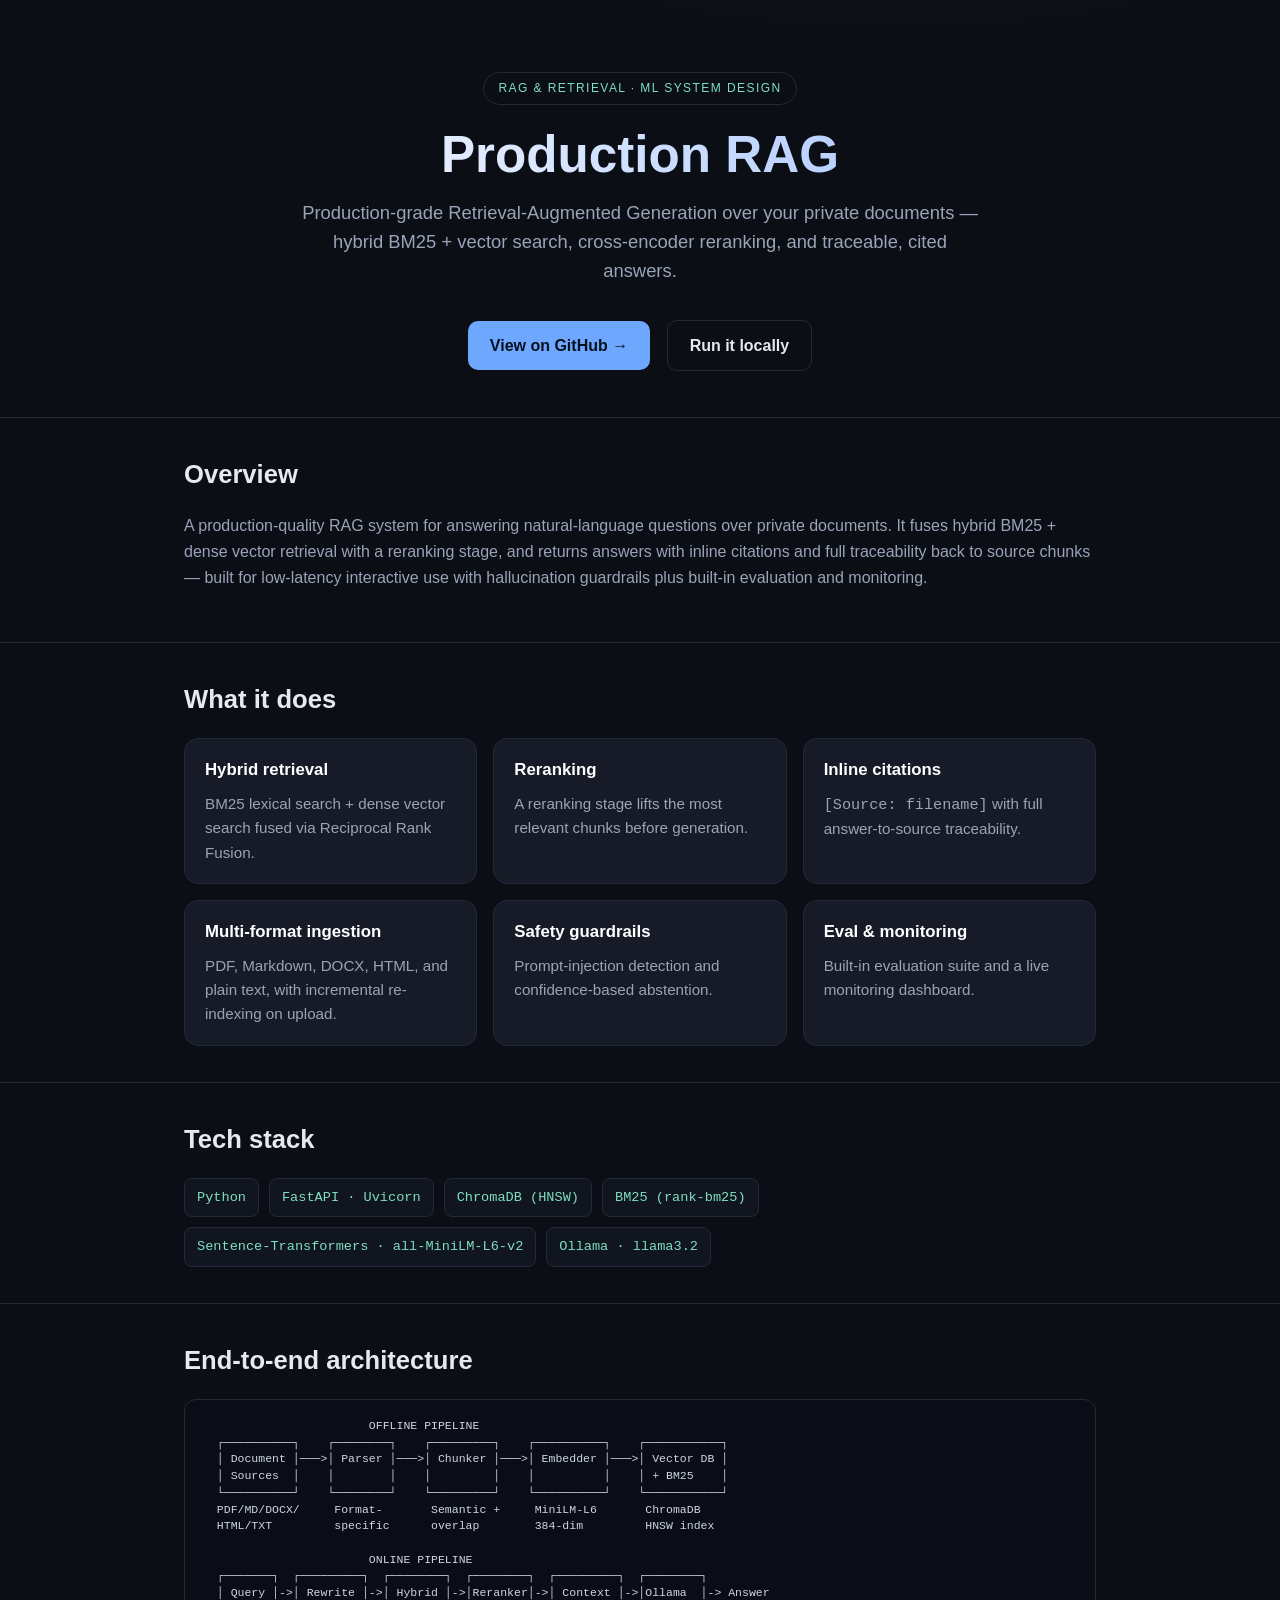
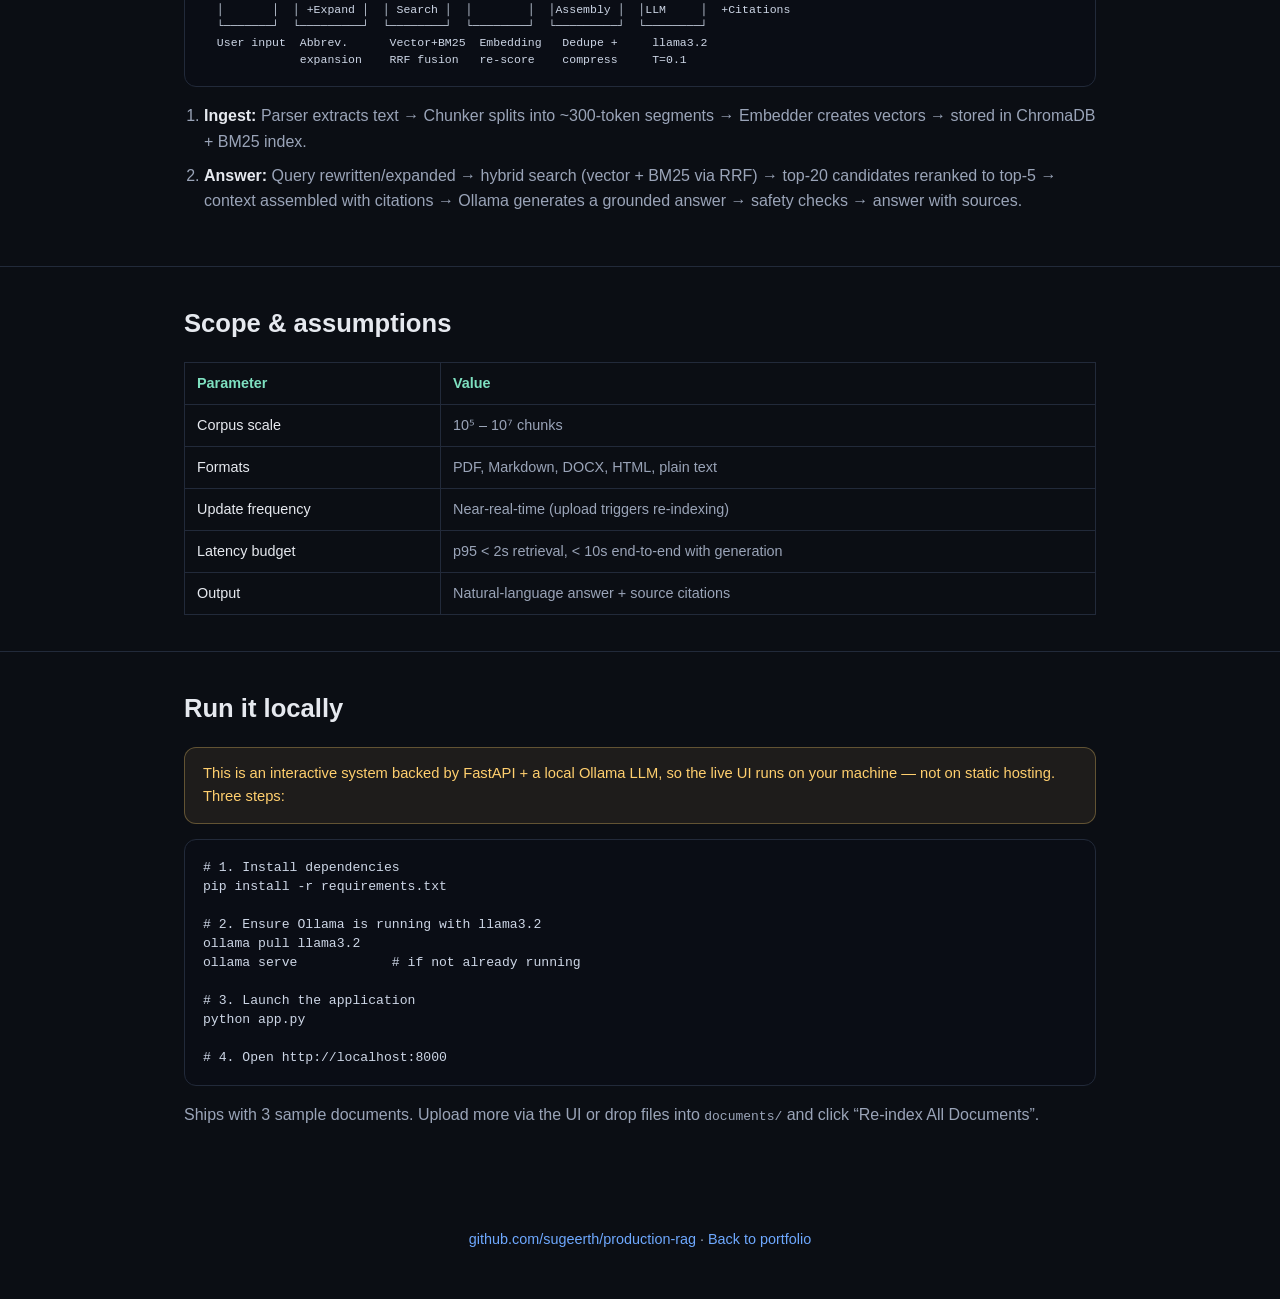
<file: docs/index.html>
<!DOCTYPE html>
<html lang="en">
<head>
<meta charset="UTF-8" />
<meta name="viewport" content="width=device-width, initial-scale=1.0" />
<title>Production RAG — Hybrid search, reranking & cited answers</title>
<meta name="description" content="Production-grade Retrieval-Augmented Generation over private documents: hybrid BM25 + vector search, reranking, and traceable, cited answers." />
<style>
  :root{
    --bg:#0b0e14; --bg2:#11151f; --surface:#161b27; --border:#222a3a;
    --text:#e6e9ef; --dim:#9aa4b8; --accent:#6ea8fe; --accent2:#7ee0c0; --warn:#ffcf6e;
    --mono:"SFMono-Regular",ui-monospace,"JetBrains Mono",Menlo,Consolas,monospace;
  }
  *{box-sizing:border-box}
  body{margin:0;background:radial-gradient(1200px 600px at 70% -10%,#16213a 0%,var(--bg) 55%);color:var(--text);
    font-family:-apple-system,BlinkMacSystemFont,"Segoe UI",Inter,Roboto,Helvetica,Arial,sans-serif;line-height:1.6;-webkit-font-smoothing:antialiased}
  a{color:var(--accent);text-decoration:none}
  a:hover{text-decoration:underline}
  .wrap{max-width:960px;margin:0 auto;padding:0 24px}
  header{padding:72px 0 40px;text-align:center}
  .badge{display:inline-block;font-size:12px;letter-spacing:.12em;text-transform:uppercase;color:var(--accent2);
    border:1px solid var(--border);border-radius:999px;padding:6px 14px;margin-bottom:22px}
  h1{font-size:clamp(2rem,5vw,3.2rem);margin:0 0 14px;line-height:1.1;font-weight:800;
    background:linear-gradient(90deg,#fff,#9fc0ff);-webkit-background-clip:text;background-clip:text;color:transparent}
  .tag{color:var(--dim);font-size:1.15rem;max-width:680px;margin:0 auto 28px}
  .cta a{display:inline-block;margin:6px;padding:12px 22px;border-radius:10px;font-weight:600}
  .cta .primary{background:var(--accent);color:#06101f}
  .cta .ghost{border:1px solid var(--border);color:var(--text)}
  section{padding:36px 0;border-top:1px solid var(--border)}
  h2{font-size:1.6rem;margin:0 0 18px}
  .grid{display:grid;grid-template-columns:repeat(auto-fit,minmax(240px,1fr));gap:16px}
  .card{background:var(--surface);border:1px solid var(--border);border-radius:14px;padding:18px 20px}
  .card h3{margin:0 0 8px;font-size:1.05rem;color:#fff}
  .card p{margin:0;color:var(--dim);font-size:.95rem}
  .stack{display:flex;flex-wrap:wrap;gap:10px}
  .chip{background:var(--bg2);border:1px solid var(--border);border-radius:8px;padding:8px 12px;font-size:.85rem;font-family:var(--mono);color:var(--accent2)}
  pre{background:#0a0d15;border:1px solid var(--border);border-radius:12px;padding:18px;overflow:auto;
    font-family:var(--mono);font-size:.82rem;color:#cdd6e6;line-height:1.45}
  .arch pre{font-size:.72rem}
  ol{padding-left:20px;color:var(--dim)} ol li{margin:8px 0} ol b{color:var(--text)}
  table{width:100%;border-collapse:collapse;font-size:.9rem}
  td,th{border:1px solid var(--border);padding:9px 12px;text-align:left}
  th{color:var(--accent2);font-weight:600}
  td:first-child{color:var(--text);font-weight:500} td{color:var(--dim)}
  .note{background:rgba(255,207,110,.08);border:1px solid rgba(255,207,110,.3);border-radius:12px;padding:14px 18px;color:var(--warn);font-size:.92rem}
  footer{padding:48px 0;text-align:center;color:var(--dim);font-size:.9rem}
</style>
</head>
<body>
<header>
  <div class="wrap">
    <div class="badge">RAG &amp; Retrieval · ML System Design</div>
    <h1>Production RAG</h1>
    <p class="tag">Production-grade Retrieval-Augmented Generation over your private documents — hybrid BM25 + vector search, cross-encoder reranking, and traceable, cited answers.</p>
    <div class="cta">
      <a class="primary" href="https://github.com/sugeerth/production-rag">View on GitHub →</a>
      <a class="ghost" href="#run">Run it locally</a>
    </div>
  </div>
</header>

<section>
  <div class="wrap">
    <h2>Overview</h2>
    <p style="color:var(--dim)">A production-quality RAG system for answering natural-language questions over private documents. It fuses hybrid BM25 + dense vector retrieval with a reranking stage, and returns answers with inline citations and full traceability back to source chunks — built for low-latency interactive use with hallucination guardrails plus built-in evaluation and monitoring.</p>
  </div>
</section>

<section>
  <div class="wrap">
    <h2>What it does</h2>
    <div class="grid">
      <div class="card"><h3>Hybrid retrieval</h3><p>BM25 lexical search + dense vector search fused via Reciprocal Rank Fusion.</p></div>
      <div class="card"><h3>Reranking</h3><p>A reranking stage lifts the most relevant chunks before generation.</p></div>
      <div class="card"><h3>Inline citations</h3><p><code>[Source: filename]</code> with full answer-to-source traceability.</p></div>
      <div class="card"><h3>Multi-format ingestion</h3><p>PDF, Markdown, DOCX, HTML, and plain text, with incremental re-indexing on upload.</p></div>
      <div class="card"><h3>Safety guardrails</h3><p>Prompt-injection detection and confidence-based abstention.</p></div>
      <div class="card"><h3>Eval &amp; monitoring</h3><p>Built-in evaluation suite and a live monitoring dashboard.</p></div>
    </div>
  </div>
</section>

<section>
  <div class="wrap">
    <h2>Tech stack</h2>
    <div class="stack">
      <span class="chip">Python</span>
      <span class="chip">FastAPI · Uvicorn</span>
      <span class="chip">ChromaDB (HNSW)</span>
      <span class="chip">BM25 (rank-bm25)</span>
      <span class="chip">Sentence-Transformers · all-MiniLM-L6-v2</span>
      <span class="chip">Ollama · llama3.2</span>
    </div>
  </div>
</section>

<section class="arch">
  <div class="wrap">
    <h2>End-to-end architecture</h2>
    <pre>
                        OFFLINE PIPELINE
  ┌──────────┐    ┌────────┐    ┌─────────┐    ┌──────────┐    ┌───────────┐
  │ Document │───>│ Parser │───>│ Chunker │───>│ Embedder │───>│ Vector DB │
  │ Sources  │    │        │    │         │    │          │    │ + BM25    │
  └──────────┘    └────────┘    └─────────┘    └──────────┘    └───────────┘
  PDF/MD/DOCX/     Format-       Semantic +     MiniLM-L6       ChromaDB
  HTML/TXT         specific      overlap        384-dim         HNSW index

                        ONLINE PIPELINE
  ┌───────┐  ┌─────────┐  ┌────────┐  ┌────────┐  ┌─────────┐  ┌────────┐
  │ Query │->│ Rewrite │->│ Hybrid │->│Reranker│->│ Context │->│Ollama  │-> Answer
  │       │  │ +Expand │  │ Search │  │        │  │Assembly │  │LLM     │  +Citations
  └───────┘  └─────────┘  └────────┘  └────────┘  └─────────┘  └────────┘
  User input  Abbrev.      Vector+BM25  Embedding   Dedupe +     llama3.2
              expansion    RRF fusion   re-score    compress     T=0.1</pre>
    <ol>
      <li><b>Ingest:</b> Parser extracts text → Chunker splits into ~300-token segments → Embedder creates vectors → stored in ChromaDB + BM25 index.</li>
      <li><b>Answer:</b> Query rewritten/expanded → hybrid search (vector + BM25 via RRF) → top-20 candidates reranked to top-5 → context assembled with citations → Ollama generates a grounded answer → safety checks → answer with sources.</li>
    </ol>
  </div>
</section>

<section>
  <div class="wrap">
    <h2>Scope &amp; assumptions</h2>
    <table>
      <tr><th>Parameter</th><th>Value</th></tr>
      <tr><td>Corpus scale</td><td>10⁵ – 10⁷ chunks</td></tr>
      <tr><td>Formats</td><td>PDF, Markdown, DOCX, HTML, plain text</td></tr>
      <tr><td>Update frequency</td><td>Near-real-time (upload triggers re-indexing)</td></tr>
      <tr><td>Latency budget</td><td>p95 &lt; 2s retrieval, &lt; 10s end-to-end with generation</td></tr>
      <tr><td>Output</td><td>Natural-language answer + source citations</td></tr>
    </table>
  </div>
</section>

<section id="run">
  <div class="wrap">
    <h2>Run it locally</h2>
    <p class="note">This is an interactive system backed by FastAPI + a local Ollama LLM, so the live UI runs on your machine — not on static hosting. Three steps:</p>
    <pre>
# 1. Install dependencies
pip install -r requirements.txt

# 2. Ensure Ollama is running with llama3.2
ollama pull llama3.2
ollama serve            # if not already running

# 3. Launch the application
python app.py

# 4. Open http://localhost:8000</pre>
    <p style="color:var(--dim)">Ships with 3 sample documents. Upload more via the UI or drop files into <code>documents/</code> and click “Re-index All Documents”.</p>
  </div>
</section>

<footer>
  <div class="wrap">
    <a href="https://github.com/sugeerth/production-rag">github.com/sugeerth/production-rag</a> ·
    <a href="https://sugeerth.github.io/portfolio/#projects">Back to portfolio</a>
  </div>
</footer>
</body>
</html>
</file>
